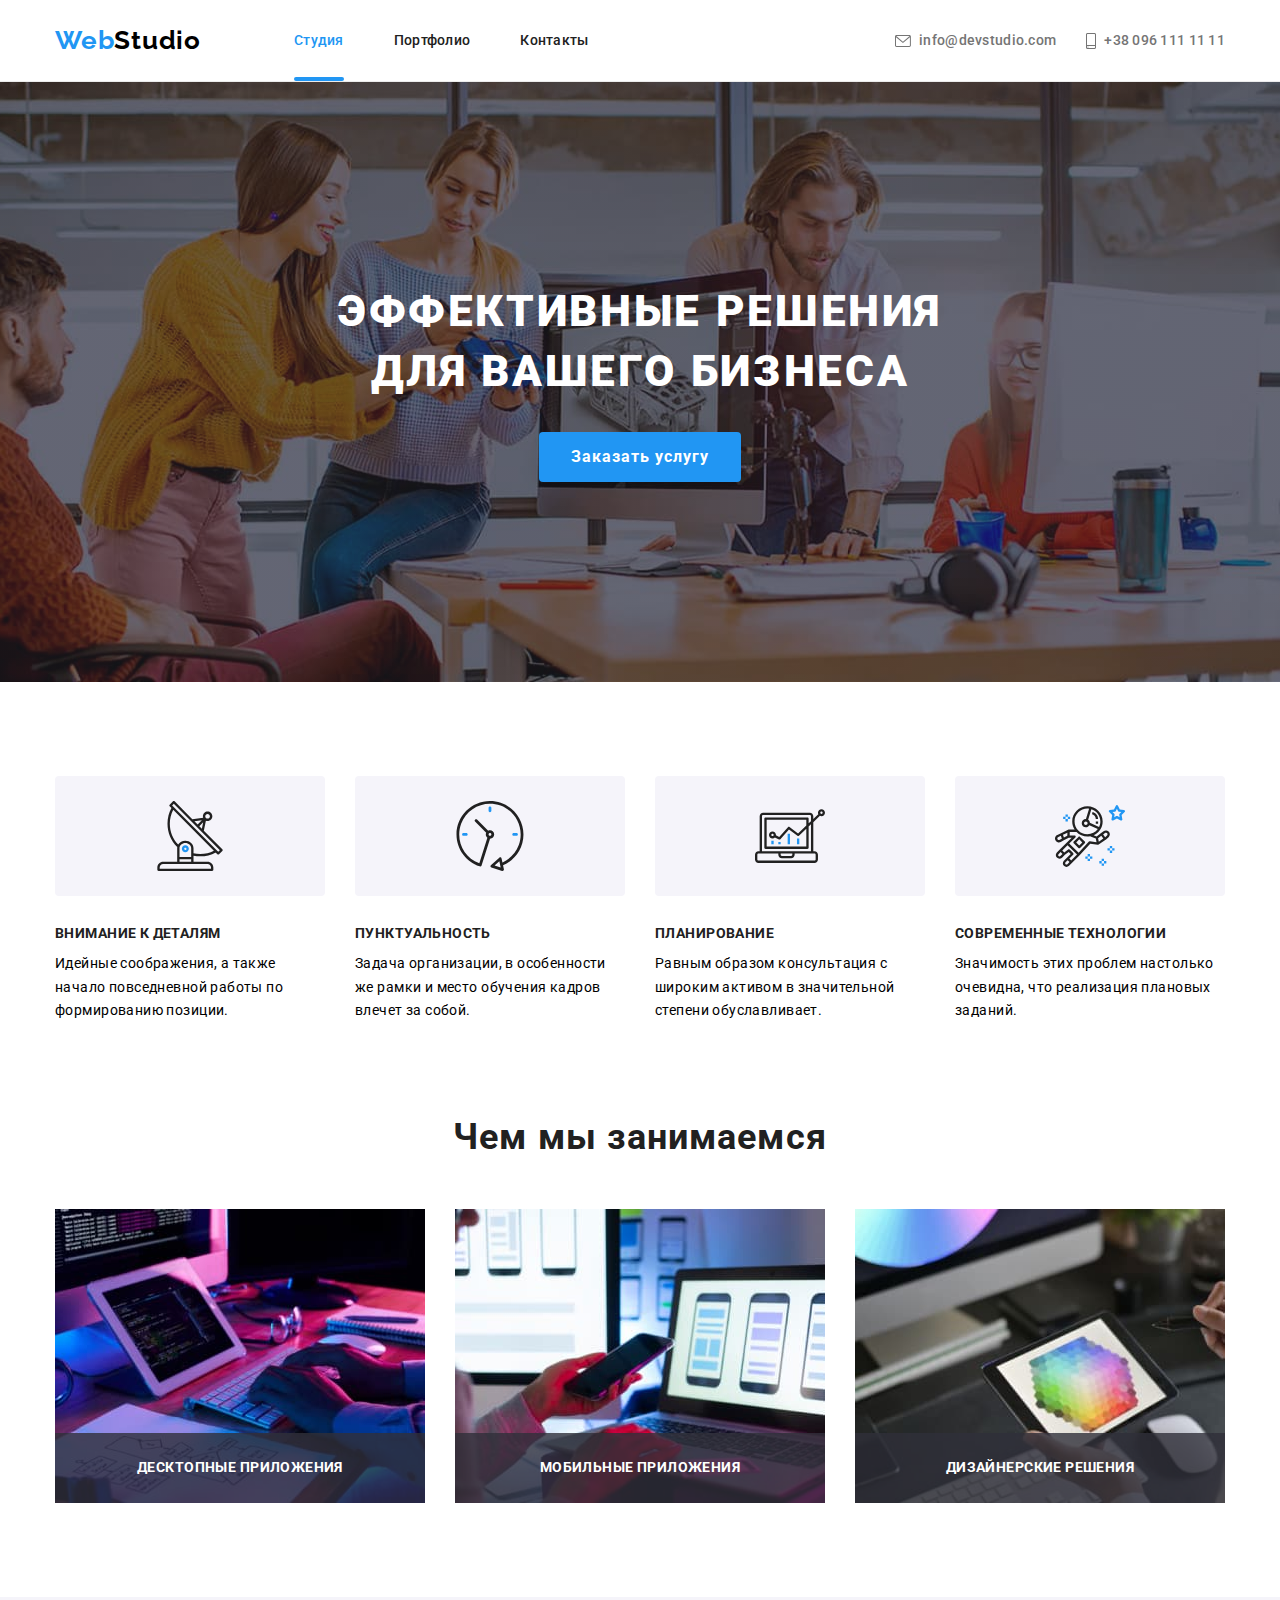
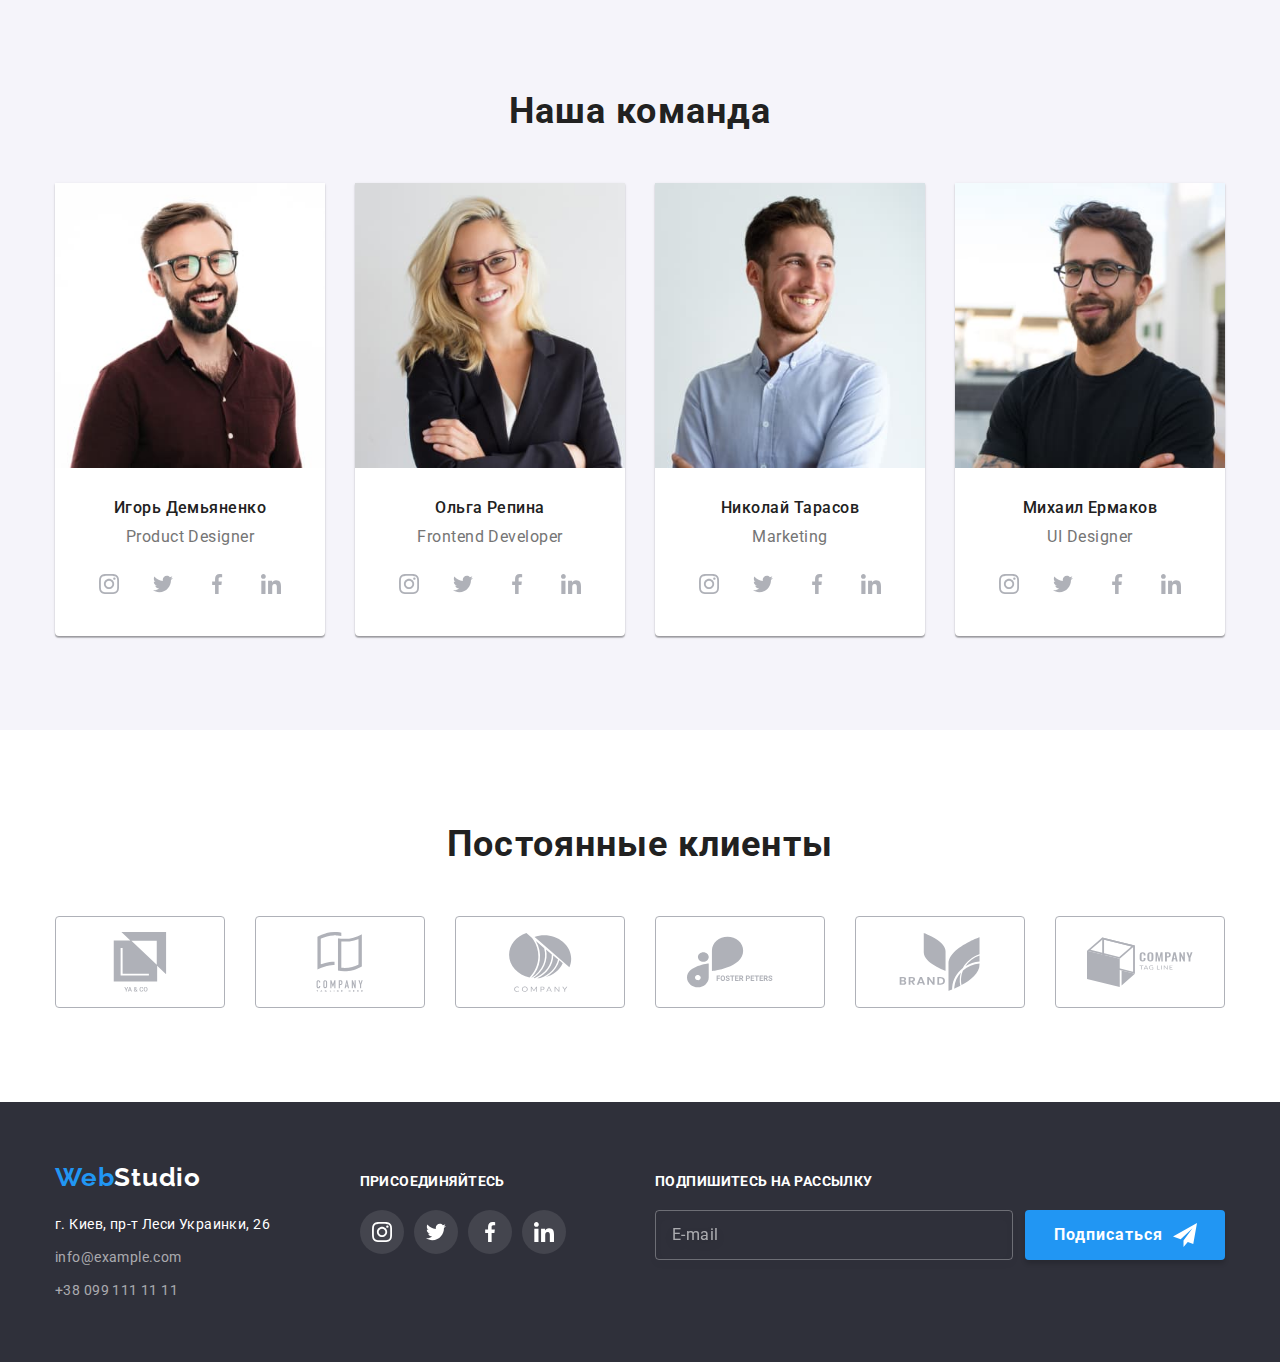
<file: index.html>
<!DOCTYPE html>
<html lang="ru">
  <head>
    <meta charset="UTF-8" />
    <meta http-equiv="X-UA-Compatible" content="IE=edge" />
    <meta name="viewport" content="width=device-width, initial-scale=1.0" />
    <title>Студія</title>
    <link rel="preconnect" href="https://fonts.googleapis.com" />
    <link rel="preconnect" href="https://fonts.gstatic.com" crossorigin />
    <link
      href="https://fonts.googleapis.com/css2?family=Raleway:wght@700&family=Roboto:wght@400;500;700;900&display=swap"
      rel="stylesheet"
    />
    <link
      rel="stylesheet"
      href="https://cdnjs.cloudflare.com/ajax/libs/modern-normalize/1.1.0/modern-normalize.min.css"
    />
    <link rel="stylesheet" href="./css/main.min.css" />
  </head>
  <body>
    <header class="header">
      <div class="header__container container">
        <a class="logo header__logo" href="./index.html">
          <span class="logo__word-web">Web</span
          ><span class="logo__word-studio">Studio</span>
        </a>
        <button
          class="header__mobile-button"
          is-open
          type="button"
          data-menu-button
          aria-expanded="false"
          aria-controls="navigation-menu"
        >
          <svg
            class="mobile-button__icon"
            width="24px"
            height="24px"
            aria-label="Переключатель мобильного меню"
          >
            <use
              class="mobile-button__icon-close"
              href="./images/symbol-defs.svg#icon-closemobmenu"
            ></use>
            <use
              class="mobile-button__icon-menu"
              href="./images/symbol-defs.svg#icon-mobmenu"
            ></use>
          </svg>
        </button>
        <nav class="header__navigation" id="navigation-menu" data-menu>
          <ul class="site-nav list">
            <li class="site-nav__item-page">
              <a
                class="site-nav__link site-nav__link--active"
                href="./index.html"
                >Студия</a
              >
            </li>
            <li class="site-nav__item-page">
              <a class="site-nav__link" href="./portfolio.html">Портфолио</a>
            </li>
            <li class="site-nav__item-page">
              <a class="site-nav__link" href="">Контакты</a>
            </li>
          </ul>
          <ul class="site-contact list">
            <li class="site-contact__item">
              <a class="site-contact__info" href="mailto:info@devstudio.com">
                <svg class="site-contact__icon" width="16px" height="12px">
                  <use href="./images/symbol-defs.svg#icon-envelope"></use></svg
                >info@devstudio.com</a
              >
            </li>
            <li class="site-contact__item">
              <a class="site-contact__info" href="tel:+380961111111">
                <svg class="site-contact__icon" width="10px" height="16px">
                  <use href="./images/symbol-defs.svg#icon-smartphone"></use>
                </svg>
                +38 096 111 11 11</a
              >
            </li>
          </ul>
          <ul class="social-contact">
            <li class="social-contact__item">
              <a
                class="social-contact__link"
                href="https://www.instagram.com/"
                target="_blank"
                rel="noopener noreferrer"
                >Instagramm
              </a>
            </li>
            <li class="social-contact__item">
              <a
                class="social-contact__link"
                href=" https://twitter.com/ "
                target="_blank"
                rel="noopener noreferrer"
                >Twitter</a
              >
            </li>
            <li class="social-contact__item">
              <a
                class="social-contact__link"
                href="https://www.facebook.com/"
                target="_blank"
                rel="noopener noreferrer"
                >Facebook</a
              >
            </li>
            <li class="social-contact__item">
              <a
                class="social-contact__link"
                href="https://www.linkedin.com/"
                target="_blank"
                rel="noopener noreferrer"
                >LinkedIn</a
              >
            </li>
          </ul>
        </nav>
      </div>
    </header>
    <main>
      <section class="hero section">
        <div class="hero__container">
          <h1 class="hero__title">Эффективные решения для вашего бизнеса</h1>
          <button class="hero__button" type="button" data-modal-open>
            Заказать услугу
          </button>
        </div>
      </section>
      <section class="benefits section">
        <div class="benefits__container container">
          <h2 class="benefits__title visually-hidden">
            Наши качественные особенности
          </h2>
          <ul class="benefits__list list">
            <li class="benefits__item">
              <div class="benefits__icon-wrapper">
                <svg class="benefits__icon" width="70px" height="70px">
                  <use href="./images/symbol-defs.svg#icon-antenna"></use>
                </svg>
              </div>
              <h3 class="benefits__header">Внимание к деталям</h3>
              <p class="benefits__description">
                Идейные соображения, а также начало повседневной работы по
                формированию позиции.
              </p>
            </li>
            <li class="benefits__item">
              <div class="benefits__icon-wrapper">
                <svg class="benefits__icon" width="70px" height="70px">
                  <use href="./images/symbol-defs.svg#icon-clock"></use>
                </svg>
              </div>
              <h3 class="benefits__header">Пунктуальность</h3>
              <p class="benefits__description">
                Задача организации, в особенности же рамки и место обучения
                кадров влечет за собой.
              </p>
            </li>
            <li class="benefits__item">
              <div class="benefits__icon-wrapper">
                <svg class="benefits__icon" width="70px" height="70px">
                  <use href="./images/symbol-defs.svg#icon-diagram"></use>
                </svg>
              </div>
              <h3 class="benefits__header">Планирование</h3>
              <p class="benefits__description">
                Равным образом консультация с широким активом в значительной
                степени обуславливает.
              </p>
            </li>
            <li class="benefits__item">
              <div class="benefits__icon-wrapper">
                <svg class="benefits__icon" width="70px" height="70px">
                  <use href="./images/symbol-defs.svg#icon-astronaut"></use>
                </svg>
              </div>
              <h3 class="benefits__header">Современные технологии</h3>
              <p class="benefits__description">
                Значимость этих проблем настолько очевидна, что реализация
                плановых заданий.
              </p>
            </li>
          </ul>
        </div>
      </section>
      <section class="services section">
        <div class="services__container container">
          <h2 class="services__title">Чем мы занимаемся</h2>
          <ul class="services__list list">
            <li class="services__item">
              <img
                class="services__foto"
                srcset="
                  ./images/img1@1x.jpg 1x,
                  ./images/img1@2x.jpg 2x,
                  ./images/img1@3x.jpg 3x
                "
                src="./images/img1@1x.jpg"
                alt=" на малюнку зображена розробка програмного забезпечення для комп'ютера"
                width="370"
              />
              <h3 class="services__header">Десктопные приложения</h3>
            </li>
            <li class="services__item">
              <img
                class="services__foto"
                srcset="
                  ./images/img2@1x.jpg 1x,
                  ./images/img2@2x.jpg 2x,
                  ./images/img2@3x.jpg 3x
                "
                src="./images/img2@1x.jpg"
                alt="на малюнку зображена розробка програмного забезпечення для телефона"
                width="370"
              />
              <h3 class="services__header">Мобильные приложения</h3>
            </li>
            <li class="services__item">
              <img
                class="services__foto"
                srcset="
                  ./images/img3@1x.jpg 1x,
                  ./images/img3@2x.jpg 2x,
                  ./images/img3@3x.jpg 3x
                "
                src="./images/img3@1x.jpg"
                alt="на малюнку зображено вибір кольорового спектру на планшеті"
                width="370"
              />
              <h3 class="services__header">Дизайнерские решения</h3>
            </li>
          </ul>
        </div>
      </section>
      <section class="our-team section">
        <div class="our-team__container container">
          <h2 class="our-team__title">Наша команда</h2>
          <ul class="our-team__list list">
            <li class="our-team__item">
              <img
                class="our-team__foto"
                srcset="
                  ./images/igor354.jpg   354w,
                  ./images/igor540.jpg   540w,
                  ./images/igor708.jpg   708w,
                  ./images/igor900.jpg   900w,
                  ./images/igor1062.jpg 1062w
                "
                src="./images/igor354.jpg"
                alt="фото Игоря"
                sizes="(min-width: 1200px) 25vw, (min-width: 768px) 50vw, 100vw"
              />
              <div class="our-team__wrapper">
                <h3 class="our-team__member-name">Игорь Демьяненко</h3>
                <p class="our-team__member-specialization">Product Designer</p>
                <ul class="social-networks list">
                  <li class="social-networks__item">
                    <a
                      class="social-networks__link"
                      href="https://www.instagram.com/"
                      target="_blank"
                      rel="noopener noreferrer"
                    >
                      <svg
                        class="social-networks__icon"
                        width="20px"
                        height="20px"
                      >
                        <use
                          href="./images/symbol-defs.svg#icon-instagram"
                        ></use>
                      </svg>
                    </a>
                  </li>
                  <li class="social-networks__item">
                    <a
                      class="social-networks__link"
                      href=" https://twitter.com/ "
                      target="_blank"
                      rel="noopener noreferrer"
                    >
                      <svg
                        class="social-networks__icon"
                        width="20px"
                        height="20px"
                      >
                        <use href="./images/symbol-defs.svg#icon-twitter"></use>
                      </svg>
                    </a>
                  </li>
                  <li class="social-networks__item">
                    <a
                      class="social-networks__link"
                      href="https://www.facebook.com/"
                      target="_blank"
                      rel="noopener noreferrer"
                    >
                      <svg
                        class="social-networks__icon"
                        width="20px"
                        height="20px"
                      >
                        <use
                          href="./images/symbol-defs.svg#icon-facebook"
                        ></use>
                      </svg>
                    </a>
                  </li>
                  <li class="social-networks__item">
                    <a
                      class="social-networks__link"
                      href="https://www.linkedin.com/"
                      target="_blank"
                      rel="noopener noreferrer"
                    >
                      <svg
                        class="social-networks__icon"
                        width="20px"
                        height="20px"
                      >
                        <use
                          href="./images/symbol-defs.svg#icon-linkedin"
                        ></use>
                      </svg>
                    </a>
                  </li>
                </ul>
              </div>
            </li>
            <li class="our-team__item">
              <img
                class="our-team__foto"
                srcset="
                  ./images/olga354.jpg   354w,
                  ./images/olga540.jpg   540w,
                  ./images/olga708.jpg   708w,
                  ./images/olga900.jpg   900w,
                  ./images/olga1062.jpg 1062w
                "
                src="./images/olga354.jpg"
                alt="фото Ольги"
                sizes="(min-width: 1200px) 25vw, (min-width: 768px) 50vw, 100vw"
              />
              <div class="our-team__wrapper">
                <h3 class="our-team__member-name">Ольга Репина</h3>
                <p class="our-team__member-specialization">
                  Frontend Developer
                </p>
                <ul class="social-networks list">
                  <li class="social-networks__item">
                    <a
                      class="social-networks__link"
                      href="https://www.instagram.com/"
                      target="_blank"
                      rel="noopener noreferrer"
                    >
                      <svg
                        class="social-networks__icon"
                        width="20px"
                        height="20px"
                      >
                        <use
                          href="./images/symbol-defs.svg#icon-instagram"
                        ></use>
                      </svg>
                    </a>
                  </li>
                  <li class="social-networks__item">
                    <a
                      class="social-networks__link"
                      href="https://twitter.com/"
                      target="_blank"
                      rel="noopener noreferrer"
                    >
                      <svg
                        class="social-networks__icon"
                        width="20px"
                        height="20px"
                      >
                        <use href="./images/symbol-defs.svg#icon-twitter"></use>
                      </svg>
                    </a>
                  </li>
                  <li class="social-networks__item">
                    <a
                      class="social-networks__link"
                      href="https://www.facebook.com/"
                      target="_blank"
                      rel="noopener noreferrer"
                    >
                      <svg
                        class="social-networks__icon"
                        width="20px"
                        height="20px"
                      >
                        <use
                          href="./images/symbol-defs.svg#icon-facebook"
                        ></use>
                      </svg>
                    </a>
                  </li>
                  <li class="social-networks__item">
                    <a
                      class="social-networks__link"
                      href="https://www.linkedin.com/"
                      target="_blank"
                      rel="noopener noreferrer"
                    >
                      <svg
                        class="social-networks__icon"
                        width="20px"
                        height="20px"
                      >
                        <use
                          href="./images/symbol-defs.svg#icon-linkedin"
                        ></use>
                      </svg>
                    </a>
                  </li>
                </ul>
              </div>
            </li>
            <li class="our-team__item">
              <img
                class="our-team__foto"
                srcset="
                  ./images/nikolas354.jpg   354w,
                  ./images/nikolas540.jpg   540w,
                  ./images/nikolas708.jpg   708w,
                  ./images/nikolas900.jpg   900w,
                  ./images/nikolas1062.jpg 1062w
                "
                src="./images/nikolas354.jpg"
                alt="фото Николая"
                sizes="(min-width: 1200px) 25vw, (min-width: 768px) 50vw, 100vw"
              />
              <div class="our-team__wrapper">
                <h3 class="our-team__member-name">Николай Тарасов</h3>
                <p class="our-team__member-specialization">Marketing</p>
                <ul class="social-networks list">
                  <li class="social-networks__item">
                    <a
                      class="social-networks__link"
                      href="https://www.instagram.com/"
                      target="_blank"
                      rel="noopener noreferrer"
                    >
                      <svg
                        class="social-networks__icon"
                        width="20px"
                        height="20px"
                      >
                        <use
                          href="./images/symbol-defs.svg#icon-instagram"
                        ></use>
                      </svg>
                    </a>
                  </li>
                  <li class="social-networks__item">
                    <a
                      class="social-networks__link"
                      href="https://twitter.com/"
                      target="_blank"
                      rel="noopener noreferrer"
                    >
                      <svg
                        class="social-networks__icon"
                        width="20px"
                        height="20px"
                      >
                        <use href="./images/symbol-defs.svg#icon-twitter"></use>
                      </svg>
                    </a>
                  </li>
                  <li class="social-networks__item">
                    <a
                      class="social-networks__link"
                      href="https://www.facebook.com/"
                      target="_blank"
                      rel="noopener noreferrer"
                    >
                      <svg
                        class="social-networks__icon"
                        width="20px"
                        height="20px"
                      >
                        <use
                          href="./images/symbol-defs.svg#icon-facebook"
                        ></use>
                      </svg>
                    </a>
                  </li>
                  <li class="social-networks__item">
                    <a
                      class="social-networks__link"
                      href="https://www.linkedin.com/"
                      target="_blank"
                      rel="noopener noreferrer"
                    >
                      <svg
                        class="social-networks__icon"
                        width="20px"
                        height="20px"
                      >
                        <use
                          href="./images/symbol-defs.svg#icon-linkedin"
                        ></use>
                      </svg>
                    </a>
                  </li>
                </ul>
              </div>
            </li>
            <li class="our-team__item">
              <img
                class="our-team__foto"
                srcset="
                  ./images/mihailo354.jpg   354w,
                  ./images/mihailo540.jpg   540w,
                  ./images/mihailo708.jpg   708w,
                  ./images/mihailo900.jpg   900w,
                  ./images/mihailo1062.jpg 1062w
                "
                src="./images/mihailo354.jpg"
                alt="фото Михаила"
                sizes="(min-width: 1200px) 25vw, (min-width: 768px) 50vw, 100vw"
              />
              <div class="our-team__wrapper">
                <h3 class="our-team__member-name">Михаил Ермаков</h3>
                <p class="our-team__member-specialization">UI Designer</p>
                <ul class="social-networks list">
                  <li class="social-networks__item">
                    <a
                      class="social-networks__link"
                      href="https://www.instagram.com/"
                      target="_blank"
                      rel="noopener noreferrer"
                    >
                      <svg
                        class="social-networks__icon"
                        width="20px"
                        height="20px"
                      >
                        <use
                          href="./images/symbol-defs.svg#icon-instagram"
                        ></use>
                      </svg>
                    </a>
                  </li>
                  <li class="social-networks__item">
                    <a
                      class="social-networks__link"
                      href="https://twitter.com/"
                      target="_blank"
                      rel="noopener noreferrer"
                    >
                      <svg
                        class="social-networks__icon"
                        width="20px"
                        height="20px"
                      >
                        <use href="./images/symbol-defs.svg#icon-twitter"></use>
                      </svg>
                    </a>
                  </li>
                  <li class="social-networks__item">
                    <a
                      class="social-networks__link"
                      href="https://www.facebook.com/"
                      target="_blank"
                      rel="noopener noreferrer"
                    >
                      <svg
                        class="social-networks__icon"
                        width="20px"
                        height="20px"
                      >
                        <use
                          href="./images/symbol-defs.svg#icon-facebook"
                        ></use>
                      </svg>
                    </a>
                  </li>
                  <li class="social-networks__item">
                    <a
                      class="social-networks__link"
                      href="https://www.linkedin.com/"
                      target="_blank"
                      rel="noopener noreferrer"
                    >
                      <svg
                        class="social-networks__icon"
                        width="20px"
                        height="20px"
                      >
                        <use
                          href="./images/symbol-defs.svg#icon-linkedin"
                        ></use>
                      </svg>
                    </a>
                  </li>
                </ul>
              </div>
            </li>
          </ul>
        </div>
      </section>
      <section class="clients section">
        <div class="clients__container container">
          <h2 class="clients__title">Постоянные клиенты</h2>
          <ul class="clients__list list">
            <li class="clients__logo">
              <a
                class="clients__link"
                href=""
                target="_blank"
                rel="noopener noreferrer"
              >
                <svg class="clients__logo-icon" width="106px" height="60px">
                  <use href="./images/symbol-defs.svg#icon-client1"></use>
                </svg>
              </a>
            </li>
            <li class="clients__logo">
              <a
                class="clients__link"
                href=""
                target="_blank"
                rel="noopener noreferrer"
              >
                <svg class="clients__logo-icon" width="106px" height="60px">
                  <use href="./images/symbol-defs.svg#icon-client2"></use>
                </svg>
              </a>
            </li>
            <li class="clients__logo">
              <a
                class="clients__link"
                href=""
                target="_blank"
                rel="noopener noreferrer"
              >
                <svg class="clients__logo-icon" width="106px" height="60px">
                  <use href="./images/symbol-defs.svg#icon-client3"></use>
                </svg>
              </a>
            </li>
            <li class="clients__logo">
              <a
                class="clients__link"
                href=""
                target="_blank"
                rel="noopener noreferrer"
              >
                <svg class="clients__logo-icon" width="106px" height="60px">
                  <use href="./images/symbol-defs.svg#icon-client4"></use>
                </svg>
              </a>
            </li>
            <li class="clients__logo">
              <a
                class="clients__link"
                href=""
                target="_blank"
                rel="noopener noreferrer"
              >
                <svg class="clients__logo-icon" width="106px" height="60px">
                  <use href="./images/symbol-defs.svg#icon-client5"></use>
                </svg>
              </a>
            </li>
            <li class="clients__logo">
              <a
                class="clients__link"
                href=""
                target="_blank"
                rel="noopener noreferrer"
              >
                <svg class="clients__logo-icon" width="106px" height="60px">
                  <use href="./images/symbol-defs.svg#icon-client6"></use>
                </svg>
              </a>
            </li>
          </ul>
        </div>
      </section>
    </main>

    <footer class="footer">
      <div class="footer__container">
        <div class="footer__adress-container">
          <a class="logo footer__logo" href="./index.html">
            <span class="logo__word-web">Web</span
            ><span class="logo__word-studio">Studio</span>
          </a>
          <address class="adress">
            <ul class="adress__list list">
              <li class="adress__item">
                <a
                  class="adress__physical-address adress__link"
                  href="https://goo.gl/maps/ZD16TCM3uoNAEAxr9"
                  target="_blank"
                  rel="noopener noreferrer"
                  >г. Киев, пр-т Леси Украинки, 26</a
                >
              </li>
              <li class="adress__item">
                <a
                  class="adress__email adress__link"
                  href="mailto:info@example.com"
                  >info@example.com</a
                >
              </li>
              <li class="adress__item">
                <a class="adress__tel adress__link" href="tel:+380991111111"
                  >+38 099 111 11 11</a
                >
              </li>
            </ul>
          </address>
        </div>
        <div class="footer__join-container">
          <h3 class="footer__join-title">присоединяйтесь</h3>
          <ul class="social-networks list">
            <li class="social-networks__item">
              <a
                class="social-networks__link social-networks__footer-link"
                href="https://www.instagram.com/"
                target="_blank"
                rel="noopener noreferrer"
              >
                <svg class="social-networks__icon" width="20px" height="20px">
                  <use href="./images/symbol-defs.svg#icon-instagram"></use>
                </svg>
              </a>
            </li>
            <li class="social-networks__item">
              <a
                class="social-networks__link social-networks__footer-link"
                href="https://twitter.com/"
                target="_blank"
                rel="noopener noreferrer"
              >
                <svg class="social-networks__icon" width="20px" height="20px">
                  <use href="./images/symbol-defs.svg#icon-twitter"></use>
                </svg>
              </a>
            </li>
            <li class="social-networks__item">
              <a
                class="social-networks__link social-networks__footer-link"
                href="https://www.facebook.com/"
                target="_blank"
                rel="noopener noreferrer"
              >
                <svg class="social-networks__icon" width="20px" height="20px">
                  <use href="./images/symbol-defs.svg#icon-facebook"></use>
                </svg>
              </a>
            </li>
            <li class="social-networks__item">
              <a
                class="social-networks__link social-networks__footer-link"
                href="https://www.linkedin.com/"
                target="_blank"
                rel="noopener noreferrer"
              >
                <svg class="social-networks__icon" width="20px" height="20px">
                  <use href="./images/symbol-defs.svg#icon-linkedin"></use>
                </svg>
              </a>
            </li>
          </ul>
        </div>
        <form class="subscription" name="subscribe-form">
          <div class="subscription__wrapper">
            <label class="subscription__label" for="email"
              >Подпишитесь на рассылку</label
            >
            <input
              class="subscription__input"
              type="email"
              name="email"
              id="email"
              placeholder="E-mail"
              required
            />
          </div>
          <button class="subscription__button" type="submit">
            <span class="subscription__button-span">Подписаться</span
            ><svg class="subscription__icon" width="24px" height="24px">
              <use href="./images/symbol-defs.svg#icon-icon-send"></use>
            </svg>
          </button>
        </form>
      </div>
    </footer>
    <div class="backdrop is-hidden" data-modal>
      <form class="contact-form modal">
        <button
          class="contact-form__close-button"
          type="button"
          data-modal-close
        >
          <svg class="contact-form__close-icon" width="18px" height="18px">
            <use href="./images/symbol-defs.svg#icon-close-black"></use>
          </svg>
        </button>
        <h2 class="contact-form__title">
          Оставьте свои данные, мы вам перезвоним
        </h2>
        <div class="contact-form__wrapper">
          <label class="contact-form__label" for="name">Имя</label>
          <input
            class="contact-form__field"
            type="text"
            name="name"
            id="name"
            required
          />
          <svg class="contact-form__icon" width="18px" height="18px">
            <use href="./images/symbol-defs.svg#icon-person-black"></use>
          </svg>
        </div>
        <div class="contact-form__wrapper">
          <label class="contact-form__label" for="tel">Телефон</label>
          <input
            class="contact-form__field"
            type="tel"
            name="tel"
            id="tel"
            required
          />
          <svg class="contact-form__icon" width="18px" height="18px">
            <use href="./images/symbol-defs.svg#icon-phone-black"></use>
          </svg>
        </div>
        <div class="contact-form__wrapper">
          <label class="contact-form__label" for="modal-email">Почта</label>
          <input
            class="contact-form__field"
            type="email"
            name="email2"
            id="modal-email"
            required
          />
          <svg class="contact-form__icon" width="18px" height="18px">
            <use href="./images/symbol-defs.svg#icon-email-black"></use>
          </svg>
        </div>
        <div class="contact-form__wrapper contact-form__wrapper-coment">
          <label class="contact-form__label" for="coment">Комментарий</label>
          <textarea
            class="contact-form__field contact-form__field-coment"
            name="coment"
            id="coment"
            placeholder="Введите текст"
            cols="30"
            rows="10"
          ></textarea>
        </div>
        <div class="agreement">
          <label class="agreement__label" for="agreement">
            <input
              class="agreement__checkbox-input"
              type="checkbox"
              name="mailing"
              value="agreement"
              id="agreement"
            />
            <span class="agreement__wrapper-icon">
              <svg
                class="agreement__checkbox-icon changed"
                width="11px"
                height="8px"
              >
                <use href="./images/symbol-defs.svg#icon-vectorcheck"></use>
              </svg>
            </span>
            <span>Соглашаюсь с рассылкой и принимаю</span>
            <a
              class="agreement__link"
              href=""
              target="_blank"
              rel="noopener noreferrer"
            >
              Условия договора
            </a>
          </label>
        </div>
        <button class="agreement__button" type="submit">Отправить</button>
      </form>
    </div>
    <script src="./js/modal.js"></script>
    <script src="./js/mobilemenu.js"></script>
  </body>
</html>
</file>
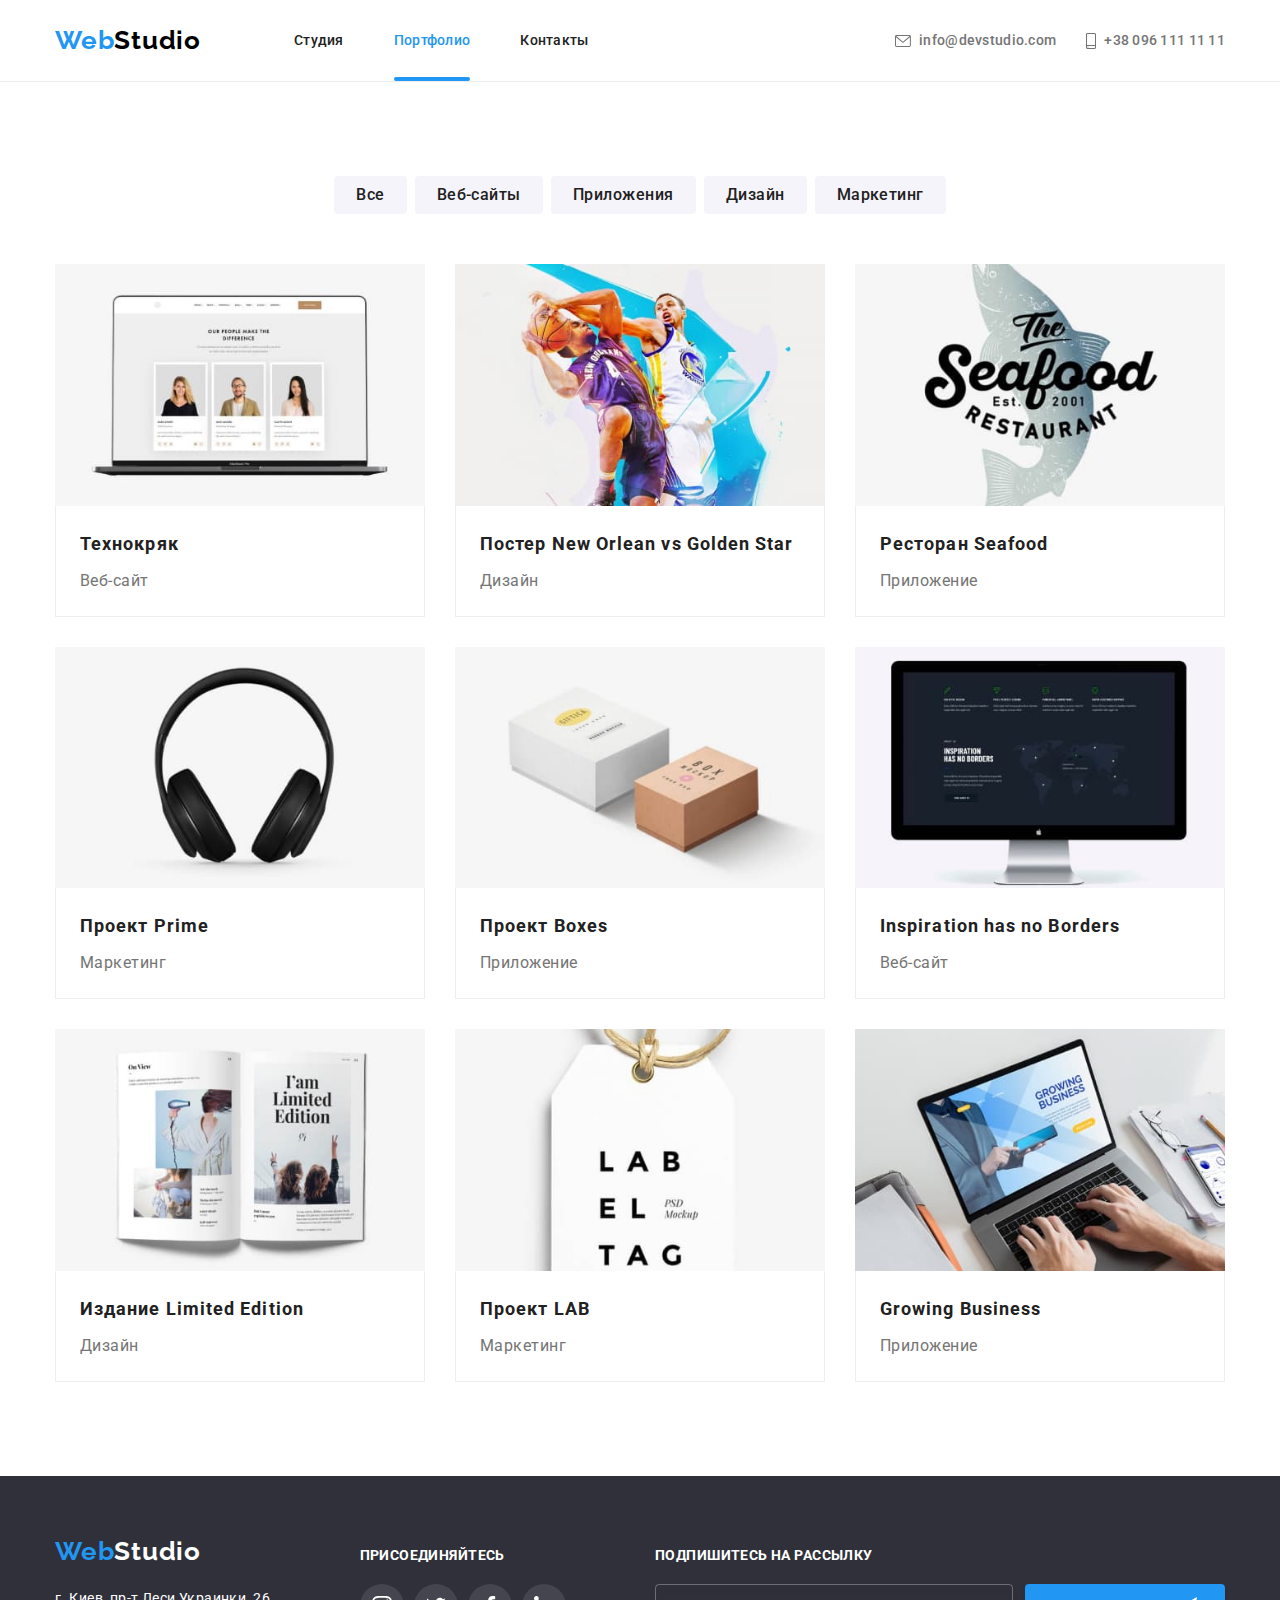
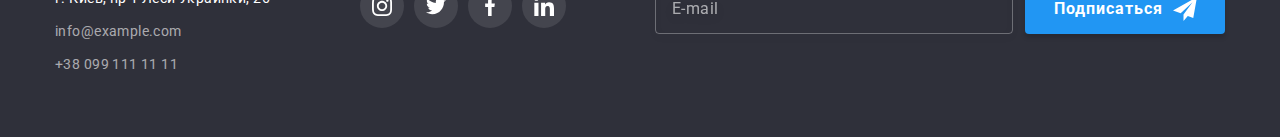
<file: portfolio.html>
<!DOCTYPE html>
<html lang="ru">
  <head>
    <meta charset="UTF-8" />
    <meta http-equiv="X-UA-Compatible" content="IE=edge" />
    <meta name="viewport" content="width=device-width, initial-scale=1.0" />
    <title>Портфоліо</title>
    <link rel="preconnect" href="https://fonts.googleapis.com" />
    <link rel="preconnect" href="https://fonts.gstatic.com" crossorigin />
    <link
      href="https://fonts.googleapis.com/css2?family=Raleway:wght@700&family=Roboto:wght@400;500;700;900&display=swap"
      rel="stylesheet"
    />
    <link
      rel="stylesheet"
      href="https://cdnjs.cloudflare.com/ajax/libs/modern-normalize/1.1.0/modern-normalize.min.css"
    />
    <link rel="stylesheet" href="./css/main.min.css" />
  </head>
  <body>
    <header class="header">
      <div class="header__container container">
        <a class="logo header__logo" href="./index.html">
          <span class="logo__word-web">Web</span
          ><span class="logo__word-studio">Studio</span>
        </a>
        <button
          class="header__mobile-button"
          is-open
          type="button"
          data-menu-button
          aria-expanded="false"
          aria-controls="navigation-menu"
        >
          <svg
            class="mobile-button__icon"
            width="24px"
            height="24px"
            aria-label="Переключатель мобильного меню"
          >
            <use
              class="mobile-button__icon-close"
              href="./images/symbol-defs.svg#icon-closemobmenu"
            ></use>
            <use
              class="mobile-button__icon-menu"
              href="./images/symbol-defs.svg#icon-mobmenu"
            ></use>
          </svg>
        </button>
        <nav class="header__navigation" id="navigation-menu" data-menu>
          <ul class="site-nav list">
            <li class="site-nav__item-page">
              <a class="site-nav__link" href="./index.html">Студия</a>
            </li>
            <li class="site-nav__item-page">
              <a
                class="site-nav__link site-nav__link--active"
                href="./portfolio.html"
                >Портфолио</a
              >
            </li>
            <li class="site-nav__item-page">
              <a class="site-nav__link" href="">Контакты</a>
            </li>
          </ul>
          <ul class="site-contact list">
            <li class="site-contact__item">
              <a class="site-contact__info" href="mailto:info@devstudio.com">
                <svg class="site-contact__icon" width="16px" height="12px">
                  <use href="./images/symbol-defs.svg#icon-envelope"></use></svg
                >info@devstudio.com</a
              >
            </li>
            <li class="site-contact__item">
              <a class="site-contact__info" href="tel:+380961111111">
                <svg class="site-contact__icon" width="10px" height="16px">
                  <use href="./images/symbol-defs.svg#icon-smartphone"></use>
                </svg>
                +38 096 111 11 11</a
              >
            </li>
          </ul>
          <ul class="social-contact">
            <li class="social-contact__item">
              <a
                class="social-contact__link"
                href="https://www.instagram.com/"
                target="_blank"
                rel="noopener noreferrer"
                >Instagramm
              </a>
            </li>
            <li class="social-contact__item">
              <a
                class="social-contact__link"
                href=" https://twitter.com/ "
                target="_blank"
                rel="noopener noreferrer"
                >Twitter</a
              >
            </li>
            <li class="social-contact__item">
              <a
                class="social-contact__link"
                href="https://www.facebook.com/"
                target="_blank"
                rel="noopener noreferrer"
                >Facebook</a
              >
            </li>
            <li class="social-contact__item">
              <a
                class="social-contact__link"
                href="https://www.linkedin.com/"
                target="_blank"
                rel="noopener noreferrer"
                >LinkedIn</a
              >
            </li>
          </ul>
        </nav>
      </div>
    </header>
    <main>
      <section class="portfolio section">
        <div class="portfolio__container container">
          <h1 class="portfolio__title visually-hidden">Фильтр портфолио</h1>
          <ul class="filter-bar list">
            <li class="filter-bar__item">
              <button class="filter-bar__button" type="button">Все</button>
            </li>
            <li class="filter-bar__item">
              <button class="filter-bar__button" type="button">
                Веб-сайты
              </button>
            </li>
            <li class="filter-bar__item">
              <button class="filter-bar__button" type="button">
                Приложения
              </button>
            </li>
            <li class="filter-bar__item">
              <button class="filter-bar__button" type="button">Дизайн</button>
            </li>
            <li class="filter-bar__item">
              <button class="filter-bar__button" type="button">
                Маркетинг
              </button>
            </li>
          </ul>
          <ul class="works list">
            <li class="works__card">
              <a class="works__link" href="">
                <div class="works__image-wrapper">
                  <img
                    class="works__image"
                    srcset="
                      ./images/img01370.jpg   370w,
                      ./images/img01450.jpg   450w,
                      ./images/img01740.jpg   740w,
                      ./images/img01900.jpg   900w,
                      ./images/img011110.jpg 1110w,
                      ./images/img011350.jpg 1350w
                    "
                    src="./images/img01370.jpg"
                    alt="приклад веб сторінки відкритий на ноутбуці"
                    sizes=" (min-width: 1200px) 33vw, (min-width: 768px) 50vw, 100vw"
                  />
                  <p class="works__meta">
                    Lorem, ipsum dolor sit amet consectetur adipisicing elit.
                    Mollitia illum ab, suscipit esse tenetur aut velit placeat
                    dignissimos assumenda voluptatum? Exercitationem aliquam
                    ipsam rem magni molestiae, quo error repudiandae quasi.
                  </p>
                </div>

                <div class="works__group-wrapper">
                  <h2 class="works__image-title">Технокряк</h2>
                  <p class="works__group-name">Веб-сайт</p>
                </div>
              </a>
            </li>
            <li class="works__card">
              <a class="works__link" href="">
                <div class="works__image-wrapper">
                  <img
                    class="works__image"
                    srcset="
                      ./images/img02370.jpg   370w,
                      ./images/img02450.jpg   450w,
                      ./images/img02740.jpg   740w,
                      ./images/img02900.jpg   900w,
                      ./images/img021110.jpg 1110w,
                      ./images/img021350.jpg 1350w
                    "
                    src="./images/img02370.jpg"
                    alt="постер New Orlean vs Golden Star"
                    sizes="(min-width: 1200px) 33vw, (min-width: 768px) 50vw, 100vw"
                  />
                  <p class="works__meta">
                    Lorem, ipsum dolor sit amet consectetur adipisicing elit.
                    Mollitia illum ab, suscipit esse tenetur aut velit placeat
                    dignissimos assumenda voluptatum? Exercitationem aliquam
                    ipsam rem magni molestiae, quo error repudiandae quasi.
                  </p>
                </div>
                <div class="works__group-wrapper">
                  <h2 class="works__image-title">
                    Постер New Orlean vs Golden Star
                  </h2>
                  <p class="works__group-name">Дизайн</p>
                </div>
              </a>
            </li>
            <li class="works__card">
              <a class="works__link" href="">
                <div class="works__image-wrapper">
                  <img
                    class="works__image"
                    srcset="
                      ./images/img03370.jpg   370w,
                      ./images/img03450.jpg   450w,
                      ./images/img03740.jpg   740w,
                      ./images/img03900.jpg   900w,
                      ./images/img031110.jpg 1110w,
                      ./images/img031350.jpg 1350w
                    "
                    src="./images/img03370.jpg"
                    alt="логотип ресторана Seafood"
                    sizes="(min-width: 1200px) 33vw, (min-width: 768px) 50vw, 100vw"
                  />
                  <p class="works__meta">
                    Lorem, ipsum dolor sit amet consectetur adipisicing elit.
                    Mollitia illum ab, suscipit esse tenetur aut velit placeat
                    dignissimos assumenda voluptatum? Exercitationem aliquam
                    ipsam rem magni molestiae, quo error repudiandae quasi.
                  </p>
                </div>
                <div class="works__group-wrapper">
                  <h2 class="works__image-title">Ресторан Seafood</h2>
                  <p class="works__group-name">Приложение</p>
                </div>
              </a>
            </li>
            <li class="works__card">
              <a class="works__link" href="">
                <div class="works__image-wrapper">
                  <img
                    class="works__image"
                    srcset="
                      ./images/img04370.jpg   370w,
                      ./images/img04450.jpg   450w,
                      ./images/img04740.jpg   740w,
                      ./images/img04900.jpg   900w,
                      ./images/img041110.jpg 1110w,
                      ./images/img041350.jpg 1350w
                    "
                    src="./images/img04370.jpg"
                    alt="повнорозмірні навушники"
                    sizes="(min-width: 1200px) 33vw, (min-width: 768px) 50vw, 100vw "
                  />
                  <p class="works__meta">
                    Lorem, ipsum dolor sit amet consectetur adipisicing elit.
                    Mollitia illum ab, suscipit esse tenetur aut velit placeat
                    dignissimos assumenda voluptatum? Exercitationem aliquam
                    ipsam rem magni molestiae, quo error repudiandae quasi.
                  </p>
                </div>
                <div class="works__group-wrapper">
                  <h2 class="works__image-title">Проект Prime</h2>
                  <p class="works__group-name">Маркетинг</p>
                </div>
              </a>
            </li>
            <li class="works__card">
              <a class="works__link" href="">
                <div class="works__image-wrapper">
                  <img
                    class="works__image"
                    srcset="
                      ./images/img05370.jpg   370w,
                      ./images/img05450.jpg   450w,
                      ./images/img05740.jpg   740w,
                      ./images/img05900.jpg   900w,
                      ./images/img051110.jpg 1110w,
                      ./images/img051350.jpg 1350w
                    "
                    src="./images/img05370.jpg"
                    alt="дві коробочки"
                    sizes="(min-width: 1200px) 33vw, (min-width: 768px) 50vw, 100vw"
                  />
                  <p class="works__meta">
                    Lorem, ipsum dolor sit amet consectetur adipisicing elit.
                    Mollitia illum ab, suscipit esse tenetur aut velit placeat
                    dignissimos assumenda voluptatum? Exercitationem aliquam
                    ipsam rem magni molestiae, quo error repudiandae quasi.
                  </p>
                </div>
                <div class="works__group-wrapper">
                  <h2 class="works__image-title">Проект Boxes</h2>
                  <p class="works__group-name">Приложение</p>
                </div>
              </a>
            </li>
            <li class="works__card">
              <a class="works__link" href="">
                <div class="works__image-wrapper">
                  <img
                    class="works__image"
                    srcset="
                      ./images/img06370.jpg   370w,
                      ./images/img06450.jpg   450w,
                      ./images/img06740.jpg   740w,
                      ./images/img06900.jpg   900w,
                      ./images/img061110.jpg 1110w,
                      ./images/img061350.jpg 1350w
                    "
                    src="./images/img06370.jpg"
                    alt="компютерний монітор з відкритою веб сторінкою"
                    sizes="(min-width: 1200px) 33vw, (min-width: 768px) 50vw, 100vw"
                  />
                  <p class="works__meta">
                    Lorem, ipsum dolor sit amet consectetur adipisicing elit.
                    Mollitia illum ab, suscipit esse tenetur aut velit placeat
                    dignissimos assumenda voluptatum? Exercitationem aliquam
                    ipsam rem magni molestiae, quo error repudiandae quasi.
                  </p>
                </div>
                <div class="works__group-wrapper">
                  <h2 class="works__image-title">Inspiration has no Borders</h2>
                  <p class="works__group-name">Веб-сайт</p>
                </div>
              </a>
            </li>
            <li class="works__card">
              <a class="works__link" href="">
                <div class="works__image-wrapper">
                  <img
                    class="works__image"
                    srcset="
                      ./images/img07370.jpg   370w,
                      ./images/img07450.jpg   450w,
                      ./images/img07740.jpg   740w,
                      ./images/img07900.jpg   900w,
                      ./images/img071110.jpg 1110w,
                      ./images/img071350.jpg 1350w
                    "
                    src="./images/img07370.jpg"
                    alt="відкрита книга з малюнками"
                    sizes="(min-width: 1200px) 33vw, (min-width: 768px) 50vw, 100vw"
                  />
                  <p class="works__meta">
                    Lorem, ipsum dolor sit amet consectetur adipisicing elit.
                    Mollitia illum ab, suscipit esse tenetur aut velit placeat
                    dignissimos assumenda voluptatum? Exercitationem aliquam
                    ipsam rem magni molestiae, quo error repudiandae quasi.
                  </p>
                </div>
                <div class="works__group-wrapper">
                  <h2 class="works__image-title">Издание Limited Edition</h2>
                  <p class="works__group-name">Дизайн</p>
                </div>
              </a>
            </li>
            <li class="works__card">
              <a class="works__link" href="">
                <div class="works__image-wrapper">
                  <img
                    class="works__image"
                    srcset="
                      ./images/img08370.jpg   370w,
                      ./images/img08450.jpg   450w,
                      ./images/img08740.jpg   740w,
                      ./images/img08900.jpg   900w,
                      ./images/img081110.jpg 1110w,
                      ./images/img081350.jpg 1350w
                    "
                    src="./images/img08370.jpg"
                    alt="картонна бірка проекту LAB EL TAG"
                    sizes="(min-width: 1200px) 33vw, (min-width: 768px) 50vw, 100vw"
                  />
                  <p class="works__meta">
                    Lorem, ipsum dolor sit amet consectetur adipisicing elit.
                    Mollitia illum ab, suscipit esse tenetur aut velit placeat
                    dignissimos assumenda voluptatum? Exercitationem aliquam
                    ipsam rem magni molestiae, quo error repudiandae quasi.
                  </p>
                </div>
                <div class="works__group-wrapper">
                  <h2 class="works__image-title">Проект LAB</h2>
                  <p class="works__group-name">Маркетинг</p>
                </div>
              </a>
            </li>
            <li class="works__card">
              <a class="works__link" href="">
                <div class="works__image-wrapper">
                  <img
                    class="works__image"
                    srcset="
                      ./images/img09370.jpg   370w,
                      ./images/img09450.jpg   450w,
                      ./images/img09740.jpg   740w,
                      ./images/img09900.jpg   900w,
                      ./images/img091110.jpg 1110w,
                      ./images/img091350.jpg 1350w
                    "
                    src="./images/img09370.jpg"
                    alt="відкритий ноутбук з вебсторінкою Growing Business"
                    sizes="(min-width: 1200px) 33vw, (min-width: 768px) 50vw, 100vw"
                  />
                  <p class="works__meta">
                    Lorem, ipsum dolor sit amet consectetur adipisicing elit.
                    Mollitia illum ab, suscipit esse tenetur aut velit placeat
                    dignissimos assumenda voluptatum? Exercitationem aliquam
                    ipsam rem magni molestiae, quo error repudiandae quasi.
                  </p>
                </div>
                <div class="works__group-wrapper">
                  <h2 class="works__image-title">Growing Business</h2>
                  <p class="works__group-name">Приложение</p>
                </div>
              </a>
            </li>
          </ul>
        </div>
      </section>
    </main>

    <footer class="footer">
      <div class="footer__container">
        <div class="footer__adress-container">
          <a class="logo footer__logo" href="./index.html">
            <span class="logo__word-web">Web</span
            ><span class="logo__word-studio">Studio</span>
          </a>
          <address class="adress">
            <ul class="adress__list list">
              <li class="adress__item">
                <a
                  class="adress__physical-address adress__link"
                  href="https://goo.gl/maps/ZD16TCM3uoNAEAxr9"
                  target="_blank"
                  rel="noopener noreferrer"
                  >г. Киев, пр-т Леси Украинки, 26</a
                >
              </li>
              <li class="adress__item">
                <a
                  class="adress__email adress__link"
                  href="mailto:info@example.com"
                  >info@example.com</a
                >
              </li>
              <li class="adress__item">
                <a class="adress__tel adress__link" href="tel:+380991111111"
                  >+38 099 111 11 11</a
                >
              </li>
            </ul>
          </address>
        </div>
        <div class="footer__join-container">
          <h3 class="footer__join-title">присоединяйтесь</h3>
          <ul class="social-networks list">
            <li class="social-networks__item">
              <a
                class="social-networks__link social-networks__footer-link"
                href="https://www.instagram.com/"
                target="_blank"
                rel="noopener noreferrer"
              >
                <svg class="social-networks__icon" width="20px" height="20px">
                  <use href="./images/symbol-defs.svg#icon-instagram"></use>
                </svg>
              </a>
            </li>
            <li class="social-networks__item">
              <a
                class="social-networks__link social-networks__footer-link"
                href="https://twitter.com/"
                target="_blank"
                rel="noopener noreferrer"
              >
                <svg class="social-networks__icon" width="20px" height="20px">
                  <use href="./images/symbol-defs.svg#icon-twitter"></use>
                </svg>
              </a>
            </li>
            <li class="social-networks__item">
              <a
                class="social-networks__link social-networks__footer-link"
                href="https://www.facebook.com/"
                target="_blank"
                rel="noopener noreferrer"
              >
                <svg class="social-networks__icon" width="20px" height="20px">
                  <use href="./images/symbol-defs.svg#icon-facebook"></use>
                </svg>
              </a>
            </li>
            <li class="social-networks__item">
              <a
                class="social-networks__link social-networks__footer-link"
                href="https://www.linkedin.com/"
                target="_blank"
                rel="noopener noreferrer"
              >
                <svg class="social-networks__icon" width="20px" height="20px">
                  <use href="./images/symbol-defs.svg#icon-linkedin"></use>
                </svg>
              </a>
            </li>
          </ul>
        </div>
        <form class="subscription" name="subscribe-form">
          <div class="subscription__wrapper">
            <label class="subscription__label" for="email"
              >Подпишитесь на рассылку</label
            >
            <input
              class="subscription__input"
              type="email"
              name="email"
              id="email"
              placeholder="E-mail"
              required
            />
          </div>
          <button class="subscription__button" type="submit">
            <span class="subscription__button-span">Подписаться</span
            ><svg class="subscription__icon" width="24px" height="24px">
              <use href="./images/symbol-defs.svg#icon-icon-send"></use>
            </svg>
          </button>
        </form>
      </div>
    </footer>
    <script src="./js/mobilemenu.js"></script>
  </body>
</html>
</file>
<file: css/main.min.css>
.portfolio__title,.benefits__title{position:absolute;width:1px;height:1px;margin:-1px;border:0;padding:0;white-space:nowrap;clip-path:inset(100%);clip:rect(0 0 0 0);overflow:hidden}.adress__list,.works,.filter-bar,.clients__list,.social-networks,.our-team__list,.services__list,.benefits__list,.social-contact,.site-contact,.site-nav{list-style:none;padding:0;margin:0}.portfolio__container,.clients__container,.our-team__container,.services__container,.benefits__container,.header__container{display:flex;align-items:center;padding-left:15px;padding-right:15px;margin-left:auto;margin-right:auto}@media screen and (min-width: 480px)and (max-width: 767px){.portfolio__container,.clients__container,.our-team__container,.services__container,.benefits__container,.header__container{width:480px}}@media screen and (min-width: 768px){.portfolio__container,.clients__container,.our-team__container,.services__container,.benefits__container,.header__container{width:768px}}@media screen and (min-width: 1200px){.portfolio__container,.clients__container,.our-team__container,.services__container,.benefits__container,.header__container{width:1200px}}.portfolio,.clients,.our-team,.services,.benefits{padding-top:60px;padding-bottom:60px;margin-left:auto;margin-right:auto}@media screen and (min-width: 480px)and (max-width: 767px){.portfolio,.clients,.our-team,.services,.benefits{padding-top:60px;padding-bottom:60px}}@media screen and (min-width: 768px){.portfolio,.clients,.our-team,.services,.benefits{padding-top:60px;padding-bottom:60px}}@media screen and (min-width: 1200px){.portfolio,.clients,.our-team,.services,.benefits{padding-top:94px;padding-bottom:94px}}body{margin:0;font-family:"Roboto",sans-serif;font-style:normal;font-weight:400;font-size:14px;line-height:1.7;background-color:var(--primary-white-color);color:var(--primary-text-color)}.header{border-bottom:1px solid #ececec;margin-left:auto;margin-right:auto;font-family:"Roboto",sans-serif;font-style:normal;font-weight:400;font-size:14px;line-height:1.7;background-color:#fff;color:#757575;position:relative}@media screen and (max-width: 767px){.header__container{display:flex;align-items:center;justify-content:space-between}}.header__logo{padding-top:16px;padding-bottom:16px}@media screen and (min-width: 480px){.header__logo{padding-top:16px;padding-bottom:16px;margin-right:0}}@media screen and (min-width: 768px){.header__logo{padding-top:16px;padding-bottom:16px;margin-right:87px}}@media screen and (min-width: 1200px){.header__logo{padding-top:25px;padding-bottom:25px;margin-right:93px}}.header__logo .logo__word-web{color:#2196f3}.header__logo .logo__word-studio{color:#000}.header__navigation{align-items:center;flex-grow:1}@media screen and (max-width: 767px){.header__navigation{display:none}.header__navigation.is-open{display:block;position:fixed;z-index:2;top:0;left:0;width:100vw;height:100vh;display:flex;flex-direction:column;justify-content:space-between;align-items:flex-start;background-color:#fff;text-align:center;padding:48px 40px}}@media screen and (min-width: 768px){.header__navigation{display:flex}}@media screen and (min-width: 1200px){.header__navigation{display:flex}}@media screen and (max-width: 767px){.header__mobile-button{position:fixed;top:10px;right:15px;z-index:3;display:inline-flex;align-items:center;justify-content:center;width:40px;height:40px;margin:0;padding:0;border:none;background-color:rgba(0,0,0,0);cursor:pointer}.header__mobile-button .mobile-button__icon-close{display:none}.header__mobile-button.is-open .mobile-button__icon-close{display:block;cursor:pointer}.header__mobile-button.is-open .mobile-button__icon-close:hover,.header__mobile-button.is-open .mobile-button__icon-close:focus,.header__mobile-button.is-open .mobile-button__icon-close:active{fill:#2196f3}.header__mobile-button.is-open .mobile-button__icon-menu{display:none}.header__mobile-button:hover .mobile-button__icon-menu{fill:#2196f3}}@media screen and (min-width: 768px){.header__mobile-button{display:none}}.site-nav{display:flex;align-items:center}@media screen and (max-width: 767px){.site-nav{display:block}}.site-nav__item-page:not(:last-child){margin-right:50px}@media screen and (max-width: 767px){.site-nav__item-page:not(:last-child){margin-right:0;margin-bottom:32px}}.site-nav__link{display:block;padding-top:32px;padding-bottom:32px;font-family:"Roboto",sans-serif;text-decoration:none;font-weight:500;font-size:14px;line-height:1.14;letter-spacing:.02em;color:#212121;transition-property:color;transition-duration:250ms;transition-timing-function:cubic-bezier(0.4, 0, 0.2, 1)}.site-nav__link:hover,.site-nav__link:focus,.site-nav__link:active{color:#2196f3}.site-nav__link--active{position:relative;color:#2196f3}.site-nav__link--active::after{content:"";position:absolute;bottom:0;left:0;width:100%;height:4px;background-color:#2196f3;border-radius:2px}@media screen and (max-width: 767px){.site-nav__link--active::after{display:none}}@media screen and (max-width: 767px){.site-nav__link{font-size:40px;line-height:1.17;text-align:left;padding:0}}.site-contact{display:flex;align-items:center}@media screen and (max-width: 767px){.site-contact{display:flex;margin-bottom:64px;flex-direction:column-reverse;align-items:stretch}}@media screen and (min-width: 768px)and (max-width: 1199px){.site-contact{display:block;margin-left:auto}}@media screen and (min-width: 1200px){.site-contact{display:flex;margin-left:auto}}@media screen and (max-width: 767px){.site-contact__item:not(:first-child){margin-bottom:32px}}@media screen and (min-width: 768px)and (max-width: 1199px){.site-contact__item:not(:last-child){margin-bottom:10px}}@media screen and (min-width: 1200px){.site-contact__item:not(:last-child){margin-right:30px}}.site-contact__info{display:flex;align-items:center;text-decoration:none;font-weight:500;font-size:14px;line-height:1.14px;letter-spacing:.02em;color:var(--primary-text-color);transition-property:color;transition-duration:250ms;transition-timing-function:cubic-bezier(0.4, 0, 0.2, 1)}.site-contact__info:hover,.site-contact__info:focus,.site-contact__info:active{color:#2196f3}@media screen and (max-width: 767px){.site-contact__info{font-size:34px;line-height:1.17}.site-contact__info:first-child{font-size:24px;line-height:1.16}}@media screen and (min-width: 768px){.site-contact__info{padding:0}}@media screen and (min-width: 1200px){.site-contact__info{padding-top:32px;padding-bottom:32px}}.site-contact__icon{margin-right:8px;fill:currentColor}@media screen and (max-width: 767px){.site-contact__icon{display:none}}.social-contact{display:none}@media screen and (max-width: 767px){.social-contact{display:flex;align-items:center;justify-content:center;align-self:center}.social-contact__item:not(:last-child){border-right:1px solid rgba(33,33,33,.2)}.social-contact__link{font-family:"Roboto",sans-serif;font-weight:500;font-size:12px;line-height:1.22;letter-spacing:.02em;color:#2196f3;padding-left:10px;padding-right:10px;text-decoration:none}}.logo{display:block;text-decoration:none;font-family:"Raleway",sans-serif;font-style:normal;font-weight:700;font-size:24px;line-height:1.16;letter-spacing:.03em}.logo__word-web,.logo__word-studio{transition-property:color;transition-duration:250ms;transition-timing-function:cubic-bezier(0.4, 0, 0.2, 1)}.logo:hover .logo__word-web,.logo:focus .logo__word-web,.logo:active .logo__word-web,.logo:hover .logo__word-studio,.logo:focus .logo__word-studio,.logo:active .logo__word-studio{color:#2196f3}@media screen and (max-width: 1199px){.logo{font-size:24px;line-height:1.16}}@media screen and (min-width: 1200px){.logo{font-size:26px;line-height:1.2}}.hero{background-color:#2f303a;padding-top:118px;padding-bottom:118px;margin-left:auto;margin-right:auto;background-image:linear-gradient(to right, rgba(47, 48, 58, 0.4), rgba(47, 48, 58, 0.4)),url("../images/heromobile.jpg");background-repeat:no-repeat;background-position:center;background-size:cover}@media screen and (min-width: 480px)and (max-width: 767px){.hero{padding-top:118px;padding-bottom:118px;background-image:linear-gradient(to right, rgba(47, 48, 58, 0.4), rgba(47, 48, 58, 0.4)),url("../images/heromobile.jpg");background-repeat:no-repeat;background-position:center;background-size:cover}}@media screen and (min-width: 480px)and (max-width: 767px)and (min-device-pixel-ratio: 2),screen and (min-width: 480px)and (max-width: 767px)and (min-resolution: 192dpi),screen and (min-width: 480px)and (max-width: 767px)and (min-resolution: 2dppx){.hero{background-image:linear-gradient(to right, rgba(47, 48, 58, 0.4), rgba(47, 48, 58, 0.4)),url("../images/heromobile@2x.jpg")}}@media screen and (min-width: 768px){.hero{padding-top:118px;padding-bottom:118px;background-image:linear-gradient(to right, rgba(47, 48, 58, 0.4), rgba(47, 48, 58, 0.4)),url("../images/herotablet.jpg")}}@media screen and (min-width: 768px)and (min-device-pixel-ratio: 2),screen and (min-width: 768px)and (min-resolution: 192dpi),screen and (min-width: 768px)and (min-resolution: 2dppx){.hero{background-image:linear-gradient(to right, rgba(47, 48, 58, 0.4), rgba(47, 48, 58, 0.4)),url("../images/herotablet@2x.jpg")}}@media screen and (min-width: 1200px){.hero{padding-top:200px;padding-bottom:200px;background-image:linear-gradient(to right, rgba(47, 48, 58, 0.4), rgba(47, 48, 58, 0.4)),url("../images/herodesktop.jpg")}}@media screen and (min-width: 1200px)and (min-device-pixel-ratio: 2),screen and (min-width: 1200px)and (min-resolution: 192dpi),screen and (min-width: 1200px)and (min-resolution: 2dppx){.hero{background-image:linear-gradient(to right, rgba(47, 48, 58, 0.4), rgba(47, 48, 58, 0.4)),url("../images/herodesktop@2x.jpg")}}.hero__container{padding-left:15px;padding-right:15px;margin-left:auto;margin-right:auto;text-align:center}@media screen and (min-width: 480px)and (max-width: 767px){.hero__container{width:480px}}@media screen and (min-width: 768px){.hero__container{width:768px}}@media screen and (min-width: 1200px){.hero__container{width:1200px}}.hero__title{text-align:center;margin:0 auto;margin-bottom:30px;font-family:"Roboto",sans-serif;font-weight:900;font-size:26px;line-height:1.62;text-transform:uppercase;letter-spacing:.06em;color:#fff}@media screen and (min-width: 480px)and (max-width: 767px){.hero__title{max-width:360px;font-weight:900;font-size:26px;line-height:1.62}}@media screen and (min-width: 768px){.hero__title{max-width:360px;font-weight:900;font-size:26px;line-height:1.62}}@media screen and (min-width: 1200px){.hero__title{max-width:696px;font-weight:900;font-size:44px;line-height:1.36}}.hero__button{display:inline-block;padding:10px 24px;min-width:200px;cursor:pointer;text-align:center;font-family:inherit;font-weight:700;font-size:16px;line-height:1.88;letter-spacing:.06em;color:#fff;background-color:#2196f3;border:none;border-radius:4px;border-color:rgba(0,0,0,0);box-shadow:0px 4px 4px rgba(0,0,0,.15);transition-property:color;transition-duration:250ms;transition-timing-function:cubic-bezier(0.4, 0, 0.2, 1)}.hero__button:hover,.hero__button:focus,.hero__button:active{color:rgba(255,255,255,.85)}@media screen and (max-width: 1199px){.hero__button{padding:10px 24px}}@media screen and (min-width: 1200px){.hero__button{padding:10px 32px}}.benefits{padding-bottom:0}@media screen and (max-width: 1199px){.benefits{padding-bottom:60px}}.benefits__title{margin-top:0;margin-bottom:50px;text-align:center;font-family:"Roboto",sans-serif;font-weight:700;font-size:36px;line-height:1.16;letter-spacing:.03em;color:#212121}@media screen and (max-width: 1199px){.benefits__title{margin-bottom:30px}}.benefits__list{flex-grow:1}@media screen and (max-width: 767px){.benefits__list{display:block}}@media screen and (min-width: 768px){.benefits__list{display:flex;flex-wrap:wrap}}@media screen and (min-width: 1200px){.benefits__list{display:flex}}.benefits__item{flex-grow:1}@media screen and (min-width: 480px)and (max-width: 767px){.benefits__item{flex-basis:100%}}@media screen and (min-width: 768px){.benefits__item{width:calc((100% - 30px)/2)}}@media screen and (min-width: 1200px){.benefits__item{width:calc((100% - 90px)/4)}}@media screen and (max-width: 767px){.benefits__item:not(:last-child){margin-bottom:30px}}@media screen and (min-width: 1200px){.benefits__item:not(:last-child){margin-right:30px}}@media screen and (min-width: 768px)and (max-width: 1199px){.benefits__item:nth-child(2n+1){margin-right:30px}}@media screen and (min-width: 768px)and (max-width: 1199px){.benefits__item:nth-child(-n+2){margin-bottom:30px}}.benefits__icon-wrapper{display:flex;background-color:#f5f4fa;margin-bottom:30px;border-radius:4px;min-height:120px;justify-content:center;align-items:center}.benefits__header{margin-top:0;margin-bottom:10px;font-family:"Roboto",sans-serif;text-transform:uppercase;font-weight:700;font-size:14px;line-height:1.14;letter-spacing:.03em;color:#212121}@media screen and (max-width: 767px){.benefits__header{text-align:center}}.benefits__description{margin-top:0;margin-bottom:0;letter-spacing:.03em}@media screen and (max-width: 1199px){.services{display:none}}.services__container{flex-direction:column}.services__title{margin-top:0;margin-bottom:50px;text-align:center;font-family:"Roboto",sans-serif;font-weight:700;font-size:36px;line-height:1.16;letter-spacing:.03em;color:#212121}.services__list{display:flex}.services__item{position:relative;width:calc((100% - 60px)/3)}.services__item:not(:last-child){margin-right:30px}.services__foto{display:block;max-width:100%;height:auto}.services__header{position:absolute;left:0;bottom:0;margin:0;width:100%;padding:27px 0px;text-transform:uppercase;font-family:"Roboto",sans-serif;font-weight:700;font-size:14px;line-height:1.14;text-align:center;letter-spacing:.03em;color:#fff;background-color:rgba(47,48,58,.8)}.our-team{background-color:#f5f4fa}.our-team__container{flex-direction:column}.our-team__title{margin-top:0;text-align:center;font-family:"Roboto",sans-serif;font-weight:700;letter-spacing:.03em;color:#212121}@media screen and (min-width: 480px){.our-team__title{margin-bottom:30px;font-size:28px;line-height:1.18}}@media screen and (min-width: 768px){.our-team__title{margin-bottom:30px;font-size:28px;line-height:1.18}}@media screen and (min-width: 1200px){.our-team__title{margin-bottom:50px;font-size:36px;line-height:1.16}}.our-team__list{margin-right:auto;margin-left:auto}@media screen and (max-width: 767px){.our-team__list{display:block}}@media screen and (min-width: 768px){.our-team__list{display:flex;flex-wrap:wrap}}@media screen and (min-width: 1200px){.our-team__list{display:flex}}.our-team__item{box-shadow:0px 1px 3px rgba(0,0,0,.12),0px 1px 1px rgba(0,0,0,.14),0px 2px 1px rgba(0,0,0,.2);border-radius:0px 0px 4px 4px;background-color:#fff}@media screen and (min-width: 480px)and (max-width: 767px){.our-team__item{width:100%;margin-left:auto;margin-right:auto}}@media screen and (min-width: 768px){.our-team__item{width:calc((100% - 30px)/2)}}@media screen and (min-width: 1200px){.our-team__item{width:calc((100% - 90px)/4)}}@media screen and (max-width: 767px){.our-team__item:not(:last-child){margin-bottom:30px}}@media screen and (min-width: 1200px){.our-team__item:not(:last-child){margin-right:30px}}@media screen and (min-width: 768px)and (max-width: 1199px){.our-team__item:nth-child(2n+1){margin-right:30px}}@media screen and (min-width: 768px)and (max-width: 1199px){.our-team__item:nth-child(-n+2){margin-bottom:30px}}.our-team__foto{display:block;max-width:100%;height:auto}.our-team__wrapper{padding:10px}@media screen and (min-width: 480px)and (max-width: 767px){.our-team__wrapper{padding:30px 74px 24px 74px}}@media screen and (min-width: 768px){.our-team__wrapper{padding:30px 32px}}.our-team__member-name{margin-top:0;margin-bottom:10px;text-align:center;font-family:"Roboto",sans-serif;font-weight:500;font-size:16px;line-height:1.19;letter-spacing:.03em;color:#212121}.our-team__member-specialization{margin-top:0;margin-bottom:16px;text-align:center;font-family:"Roboto",sans-serif;font-size:16px;line-height:1.19;letter-spacing:.03em;color:#757575}.social-networks{display:flex;align-items:center;justify-content:center}.social-networks__item{display:flex;align-items:center;justify-content:center;width:44px;height:44px}.social-networks__item:not(:last-child){margin-right:10px}.social-networks__icon{fill:currentColor;transition-property:color;transition-duration:250ms;transition-timing-function:cubic-bezier(0.4, 0, 0.2, 1)}.social-networks__link:hover .social-networks__icon,.social-networks__link:active .social-networks__icon,.social-networks__link:focus .social-networks__icon{color:#fff}.social-networks__link{display:flex;padding:12px;color:#afb1b8;border-radius:50%;cursor:pointer;transition-property:background-color,color;transition-duration:250ms;transition-timing-function:cubic-bezier(0.4, 0, 0.2, 1)}.social-networks__link:hover,.social-networks__link:focus,.social-networks__link:active{background-color:#2196f3}.social-networks__footer-link{display:flex;padding:12px;color:#fff;background-color:rgba(255,255,255,.1);border-radius:50%}.clients__container{flex-direction:column;align-items:stretch}.clients__title{margin-top:0;text-align:center;font-family:"Roboto",sans-serif;font-weight:700;letter-spacing:.03em;color:#212121}@media screen and (max-width: 1199px){.clients__title{margin-bottom:30px;font-size:28px;line-height:1.18}}@media screen and (min-width: 1200px){.clients__title{margin-bottom:50px;font-size:36px;line-height:1.16}}@media screen and (min-width: 480px)and (max-width: 1199px){.clients__list{display:flex;align-items:center;flex-wrap:wrap;margin:-15px}}@media screen and (min-width: 1200px){.clients__list{display:flex}}.clients__logo{margin-bottom:15px}@media screen and (min-width: 480px)and (max-width: 767px){.clients__logo{width:calc((100% - 60px)/2);margin:15px}}@media screen and (min-width: 768px)and (max-width: 1199px){.clients__logo{display:flex;width:calc((100% - 90px)/3);margin:15px}}@media screen and (min-width: 1200px){.clients__logo{display:flex;width:calc((100% - 150px)/6);margin-bottom:0}}@media screen and (min-width: 1200px){.clients__logo:not(:last-child){margin-right:30px}}.clients__link{display:flex;align-items:center;justify-content:center;flex-grow:1;height:92px;border:1px solid #afb1b8;border-radius:4px;color:#afb1b8;transition-property:cursor,background-color,color;transition-duration:250ms;transition-timing-function:cubic-bezier(0.4, 0, 0.2, 1)}.clients__link:hover,.clients__link:focus,.clients__link:active{cursor:pointer;border-color:#2196f3;color:#2196f3}.clients__logo-icon{fill:currentColor}.portfolio__container{flex-direction:column;justify-content:center}.portfolio__title{margin-top:0;margin-bottom:50px;text-align:center;font-family:"Roboto",sans-serif;font-weight:700;font-size:36px;line-height:1.16;letter-spacing:.03em;color:#212121}.filter-bar{margin-bottom:50px;display:flex}@media screen and (max-width: 767px){.filter-bar{margin-bottom:40px;flex-wrap:wrap}}@media screen and (min-width: 768px)and (max-width: 1199px){.filter-bar{margin-bottom:30px}}.filter-bar__item:not(:last-child){margin-right:8px}@media screen and (max-width: 767px){.filter-bar__item{margin-bottom:15px}.filter-bar__item:nth-child(n+4){margin-bottom:0}}.filter-bar__button{display:inline-block;padding:6px 22px;min-width:auto;border-radius:4px;border:none;text-align:center;cursor:pointer;font-family:inherit;font-weight:500;font-size:16px;letter-spacing:.03em;line-height:1.62;background-color:#f5f4fa;color:#212121;border-color:rgba(0,0,0,0);transition-property:color,background-color,box-shadow;transition-duration:250ms;transition-timing-function:cubic-bezier(0.4, 0, 0.2, 1)}.filter-bar__button:hover,.filter-bar__button:focus,.filter-bar__button:active{color:#fff;background-color:#2196f3;box-shadow:0px 1px 3px rgba(0,0,0,.12),0px 1px 1px rgba(0,0,0,.14),0px 2px 1px rgba(0,0,0,.2)}.works{display:flex;flex-wrap:wrap}@media screen and (max-width: 767px){.works{display:flex;flex-direction:column;flex-wrap:nowrap;align-items:center}}.works__card{transition-property:box-shadow;transition-duration:250ms;transition-timing-function:cubic-bezier(0.4, 0, 0.2, 1)}.works__card:hover,.works__card:focus,.works__card:active{box-shadow:0px 1px 3px rgba(0,0,0,.12),0px 1px 1px rgba(0,0,0,.14),0px 2px 1px rgba(0,0,0,.2)}@media screen and (min-width: 480px)and (max-width: 767px){.works__card{width:100%;flex-grow:1;margin-bottom:30px}}@media screen and (min-width: 767px)and (max-width: 1199px){.works__card{width:calc((100% - 30px)/2);margin-right:30px;margin-bottom:30px}.works__card:nth-child(2n){margin-right:0}.works__card:nth-last-child(-n+1){margin-bottom:0;margin-right:0}}@media screen and (min-width: 1200px){.works__card{width:calc((100% - 60px)/3);margin-right:30px;margin-bottom:30px}.works__card:nth-child(3n){margin-right:0}.works__card:nth-last-child(-n+3){margin-bottom:0}}.works__link{text-decoration:none;transition-property:color;transition-duration:250ms;transition-timing-function:cubic-bezier(0.4, 0, 0.2, 1)}.works__link:hover,.works__link:focus,.works__link:active{color:#2196f3}@media screen and (min-width: 767px)and (max-width: 1199px){.works__link{display:flex;flex-direction:column;height:100%}}.works__image{display:block;max-width:100%;height:auto}.works__image-wrapper{position:relative;overflow:hidden}.works__meta{position:absolute;bottom:100;left:0;width:100%;height:100%;padding:63px 24px;font-family:"Roboto",sans-serif;font-size:16px;line-height:1.87;letter-spacing:.03em;margin-top:0;margin-bottom:0;color:#fff;background-color:rgba(33,150,243,.9);transform:translateY(0);transition-property:transform;transition-duration:250ms;transition-timing-function:cubic-bezier(0.4, 0, 0.2, 1)}.works__card:hover .works__meta{transform:translateY(-100%)}.works__group-wrapper{padding:20px 24px;border-bottom:1px solid #eee;border-left:1px solid #eee;border-right:1px solid #eee}@media screen and (min-width: 767px)and (max-width: 1199px){.works__group-wrapper{flex-grow:1}}.works__image-title{margin-top:0;margin-bottom:4px;font-family:"Roboto",sans-serif;font-weight:700;font-size:18px;line-height:2;letter-spacing:.06em;color:#212121}.works__group-name{margin-top:0;margin-bottom:0;font-family:"Roboto",sans-serif;font-size:16px;line-height:1.87;letter-spacing:.03em;color:#757575}.backdrop{z-index:4;position:fixed;top:0;left:0;width:100%;height:100%;background:rgba(0,0,0,.2);opacity:1;transition-property:opacity,visibility;transition-duration:1000ms;transition-timing-function:cubic-bezier(0.4, 0, 0.2, 1);overflow-y:scroll}.backdrop.is-hidden{opacity:0;pointer-events:none;visibility:hidden;overflow-y:scroll}.backdrop.is-hidden .contact-form{transform:translate(-50%, -50%) scale(0)}.contact-form{position:absolute;top:50%;left:50%;transform:translate(-50%, -50%) scale(1);margin-left:auto;margin-right:auto;padding:40px;background-color:#fff;box-shadow:0px 1px 3px rgba(0,0,0,.12),0px 1px 1px rgba(0,0,0,.14),0px 2px 1px rgba(0,0,0,.2);border-radius:4px;transition-property:transform;transition-duration:1000ms;transition-timing-function:cubic-bezier(0.4, 0, 0.2, 1)}@media screen and (min-width: 480px)and (max-width: 1199px){.contact-form{width:450px}}@media screen and (min-width: 1200px){.contact-form{width:528px}}.contact-form__close-button{position:absolute;right:8px;top:8px;display:flex;width:30px;height:30px;padding:5px;align-items:center;justify-content:center;border:1px solid rgba(0,0,0,.1);border-radius:50%;background-color:#fff;cursor:pointer;fill:currentColor}.contact-form__close-icon{transition-property:color;transition-duration:250ms;transition-timing-function:cubic-bezier(0.4, 0, 0.2, 1)}.contact-form__close-button:hover .contact-form__close-icon,.contact-form__close-button:focus .contact-form__close-icon,.contact-form__close-icon .contact-form__close-button:active{color:#2196f3}.contact-form__title{margin:0;margin-bottom:12px;font-family:"Roboto",sans-serif;font-weight:700;font-size:20px;line-height:1.15;text-align:center;letter-spacing:.03em;color:#212121}.contact-form__wrapper{position:relative;margin-bottom:10px;display:flex;flex-direction:column;justify-content:center;align-items:flex-start;color:#212121}.contact-form__wrapper-coment{display:flex;flex-direction:column;align-items:flex-start;margin-bottom:20px}.contact-form__label{margin-bottom:4px;font-family:"Roboto",sans-serif;font-weight:400;font-size:12px;line-height:1.16;letter-spacing:.01em;color:#757575}.contact-form__field{height:40px;padding:11px 42px;background-color:#fff;border:1px solid rgba(33,33,33,.2);border-radius:4px;transition-property:border-color;transition-duration:250ms;transition-timing-function:cubic-bezier(0.4, 0, 0.2, 1)}.contact-form__field:hover,.contact-form__field:focus,.contact-form__field:active{border-color:#2196f3}.contact-form__field:hover.contact-form__field::placeholder,.contact-form__field:focus.contact-form__field::placeholder,.contact-form__field:active.contact-form__field::placeholder{color:#2196f3}.contact-form__field::placeholder{font-family:"Roboto",sans-serif;font-weight:400;font-size:14px;line-height:1.14;letter-spacing:.01em;color:rgba(117,117,117,.5);transition-property:color;transition-duration:250ms;transition-timing-function:cubic-bezier(0.4, 0, 0.2, 1)}@media screen and (min-width: 480px)and (max-width: 1199px){.contact-form__field{width:370px}}@media screen and (min-width: 1200px){.contact-form__field{min-width:448px}}.contact-form__field-coment{min-height:120px;padding:12px 16px;resize:none}@media screen and (min-width: 480px)and (max-width: 1199px){.contact-form__field-coment{width:370px}}@media screen and (min-width: 1200px){.contact-form__field-coment{min-width:448px}}.contact-form__icon{position:absolute;bottom:11px;left:12px;fill:currentColor;transition-property:color;transition-duration:250ms;transition-timing-function:cubic-bezier(0.4, 0, 0.2, 1)}.contact-form__field:active+.contact-form__icon,.contact-form__field:hover+.contact-form__icon,.contact-form__field:focus+.contact-form__icon{color:#2196f3}.agreement{position:relative;margin-bottom:30px;display:flex;flex-direction:column;justify-content:center;align-items:flex-start;color:#212121}.agreement__label{display:flex;margin-bottom:0;margin-left:auto;margin-right:auto;align-items:center;justify-content:center;font-family:"Roboto",sans-serif;font-weight:400;font-size:14px;line-height:1.71;letter-spacing:.03em;color:#757575}@media screen and (max-width: 1199px){.agreement__label{font-size:12px;line-height:1.16}}.agreement__link{margin-left:5px;color:#2196f3}.agreement__checkbox-input{width:16px;height:15px;position:absolute;width:1px;height:1px;margin:-1px;border:0;padding:0;white-space:nowrap;clip-path:inset(100%);clip:rect(0 0 0 0);overflow:hidden}.agreement__wrapper-icon{display:flex;width:16px;height:15px;margin-right:7px;align-items:center;justify-content:center;border:2px solid #212121;border-radius:2px;background-color:#fff;background-origin:border-box;transition-property:border-color,background-color;transition-duration:250ms;transition-timing-function:cubic-bezier(0.4, 0, 0.2, 1)}.agreement__checkbox-input:checked+.agreement__wrapper-icon{border-color:rgba(0,0,0,0);background-color:#2196f3}.agreement__checkbox-icon{fill:currentColor;opacity:0;transition-property:color,opacity;transition-duration:250ms;transition-timing-function:cubic-bezier(0.4, 0, 0.2, 1)}.agreement__checkbox-input:checked+.agreement__wrapper-icon .agreement__checkbox-icon{color:#fff;opacity:1}.agreement__button{display:block;margin-left:auto;margin-right:auto;min-width:200px;padding-top:10px;padding-bottom:10px;padding-left:56px;padding-right:55px;text-align:center;font-family:inherit;font-weight:700;font-size:16px;line-height:1.88;letter-spacing:.06em;cursor:pointer;color:#fff;background-color:#2196f3;border:none;border-radius:4px;border-color:rgba(0,0,0,0);box-shadow:0px 4px 4px rgba(0,0,0,.15);transition-property:color;transition-duration:250ms;transition-timing-function:cubic-bezier(0.4, 0, 0.2, 1)}.agreement__button:hover,.agreement__button:focus,.agreement__button:active{color:rgba(255,255,255,.85)}.footer{padding-top:60px;padding-bottom:60px;margin-left:auto;margin-right:auto;background-color:#2f303a}.footer__container{padding-left:15px;padding-right:15px;margin-left:auto;margin-right:auto}@media screen and (min-width: 480px)and (max-width: 767px){.footer__container{width:480px;display:block}}@media screen and (min-width: 768px)and (max-width: 1199px){.footer__container{width:768px;display:flex;flex-wrap:wrap;padding-left:76px;padding-right:89px;align-items:baseline}}@media screen and (min-width: 1200px){.footer__container{width:1200px;display:flex;align-items:baseline}}.footer__adress-container{display:block}@media screen and (max-width: 767px){.footer__adress-container{margin-right:auto;margin-left:auto;text-align:center}}@media screen and (min-width: 768px)and (max-width: 1199px){.footer__adress-container{margin-right:165px;text-align:center}}@media screen and (min-width: 1200px){.footer__adress-container{display:block;margin-right:auto}}.footer__logo{display:block;margin-bottom:20px}.footer__logo .logo__word-studio{color:#fff}.footer__logo .logo__word-web{color:#2196f3}.footer__join-container{display:flex;flex-direction:column}@media screen and (max-width: 767px){.footer__join-container{display:flex;margin-bottom:60px;text-align:center;align-items:center}}@media screen and (min-width: 768px)and (max-width: 1199px){.footer__join-container{flex-grow:1;margin-bottom:102px;align-items:center}}.footer__join-title{margin-bottom:20px;margin-top:0;text-transform:uppercase;font-family:"Roboto",sans-serif;font-weight:700;font-size:14px;line-height:1.14;letter-spacing:.03em;color:#fff}@media screen and (max-width: 767px){.adress{margin-bottom:60px}}.adress__item:not(:last-child){margin-bottom:9px}@media screen and (max-width: 1199px){.adress__item:not(:last-child){margin-bottom:8px}}.adress__physical-address{text-decoration:none;font-family:"Roboto",sans-serif;font-style:normal;font-size:14px;line-height:1.7;letter-spacing:.03em;color:#fff}.adress__tel,.adress__email{text-decoration:none;font-family:"Roboto",sans-serif;font-style:normal;font-size:14px;line-height:1.7;letter-spacing:.03em;color:rgba(255,255,255,.6)}.adress__link{transition-property:color;transition-duration:250ms;transition-timing-function:cubic-bezier(0.4, 0, 0.2, 1)}.adress__link:hover,.adress__link:active,.adress__link:focus{color:#2196f3}@media screen and (max-width: 767px){.subscription{display:block;text-align:center;margin-left:auto;margin-right:auto}}@media screen and (min-width: 768px)and (max-width: 1199px){.subscription{display:block;margin-left:auto;margin-right:auto;margin-bottom:0}}@media screen and (min-width: 1200px){.subscription{display:flex;margin-left:auto;justify-content:space-between;align-items:flex-end}}.subscription__wrapper{display:flex;flex-direction:column}@media screen and (max-width: 1199px){.subscription__wrapper{margin-bottom:20px}}@media screen and (min-width: 1200px){.subscription__wrapper{display:flex;flex-direction:column;margin-right:12px}}.subscription__label{margin-bottom:20px;margin-top:0;text-transform:uppercase;font-family:"Roboto",sans-serif;font-weight:700;font-size:14px;line-height:1.14;letter-spacing:.03em;text-align:center;color:#fff}@media screen and (min-width: 1199px){.subscription__label{text-align:left}}.subscription__input{padding:15px 16px;height:50px;color:#fff;background-color:rgba(0,0,0,0);border:1px solid rgba(255,255,255,.3);filter:drop-shadow(0px 4px 4px rgba(0, 0, 0, 0.15));border-radius:4px;transition-property:border-color;transition-duration:250ms;transition-timing-function:cubic-bezier(0.4, 0, 0.2, 1)}@media screen and (min-width: 480px)and (max-width: 1199px){.subscription__input{min-width:450px}}@media screen and (min-width: 1200px){.subscription__input{min-width:358px}}.subscription__input::placeholder{font-family:"Roboto",sans-serif;font-weight:400;font-size:16px;line-height:1.25;letter-spacing:.03em;color:rgba(255,255,255,.6);transition-property:color;transition-duration:250ms;transition-timing-function:cubic-bezier(0.4, 0, 0.2, 1)}.subscription__input:hover,.subscription__input:focus{border-color:#2196f3}.subscription__input:hover.subscription__input::placeholder,.subscription__input:focus.subscription__input::placeholder{color:#2196f3}.subscription__button{display:flex;justify-content:space-between;align-items:center;min-width:200px;padding-top:10px;padding-bottom:10px;padding-left:29px;padding-right:28px;text-align:center;font-family:inherit;font-weight:700;font-size:16px;line-height:1.88;letter-spacing:.06em;cursor:pointer;color:#fff;background-color:#2196f3;border:none;border-radius:4px;border-color:rgba(0,0,0,0);box-shadow:0px 4px 4px rgba(0,0,0,.15)}@media screen and (max-width: 1199px){.subscription__button{margin-left:auto;margin-right:auto}}.subscription__icon{cursor:pointer;fill:currentColor;transition-property:color;transition-duration:250ms;transition-timing-function:cubic-bezier(0.4, 0, 0.2, 1)}.subscription__button:focus .subscription__icon,.subscription__button:hover .subscription__icon,.subscription__button:active .subscription__icon{color:rgba(255,255,255,.85)}.subscription__button-span{transition-property:color;transition-duration:250ms;transition-timing-function:cubic-bezier(0.4, 0, 0.2, 1)}.subscription__button:focus .subscription__button-span,.subscription__button:hover .subscription__button-span,.subscription__button:active .subscription__button-span{color:rgba(255,255,255,.85)}.social-networks__footer-link{display:flex;padding:12px;color:#fff;background-color:rgba(255,255,255,.1);border-radius:50%;width:100%}/*# sourceMappingURL=main.min.css.map */
</file>
